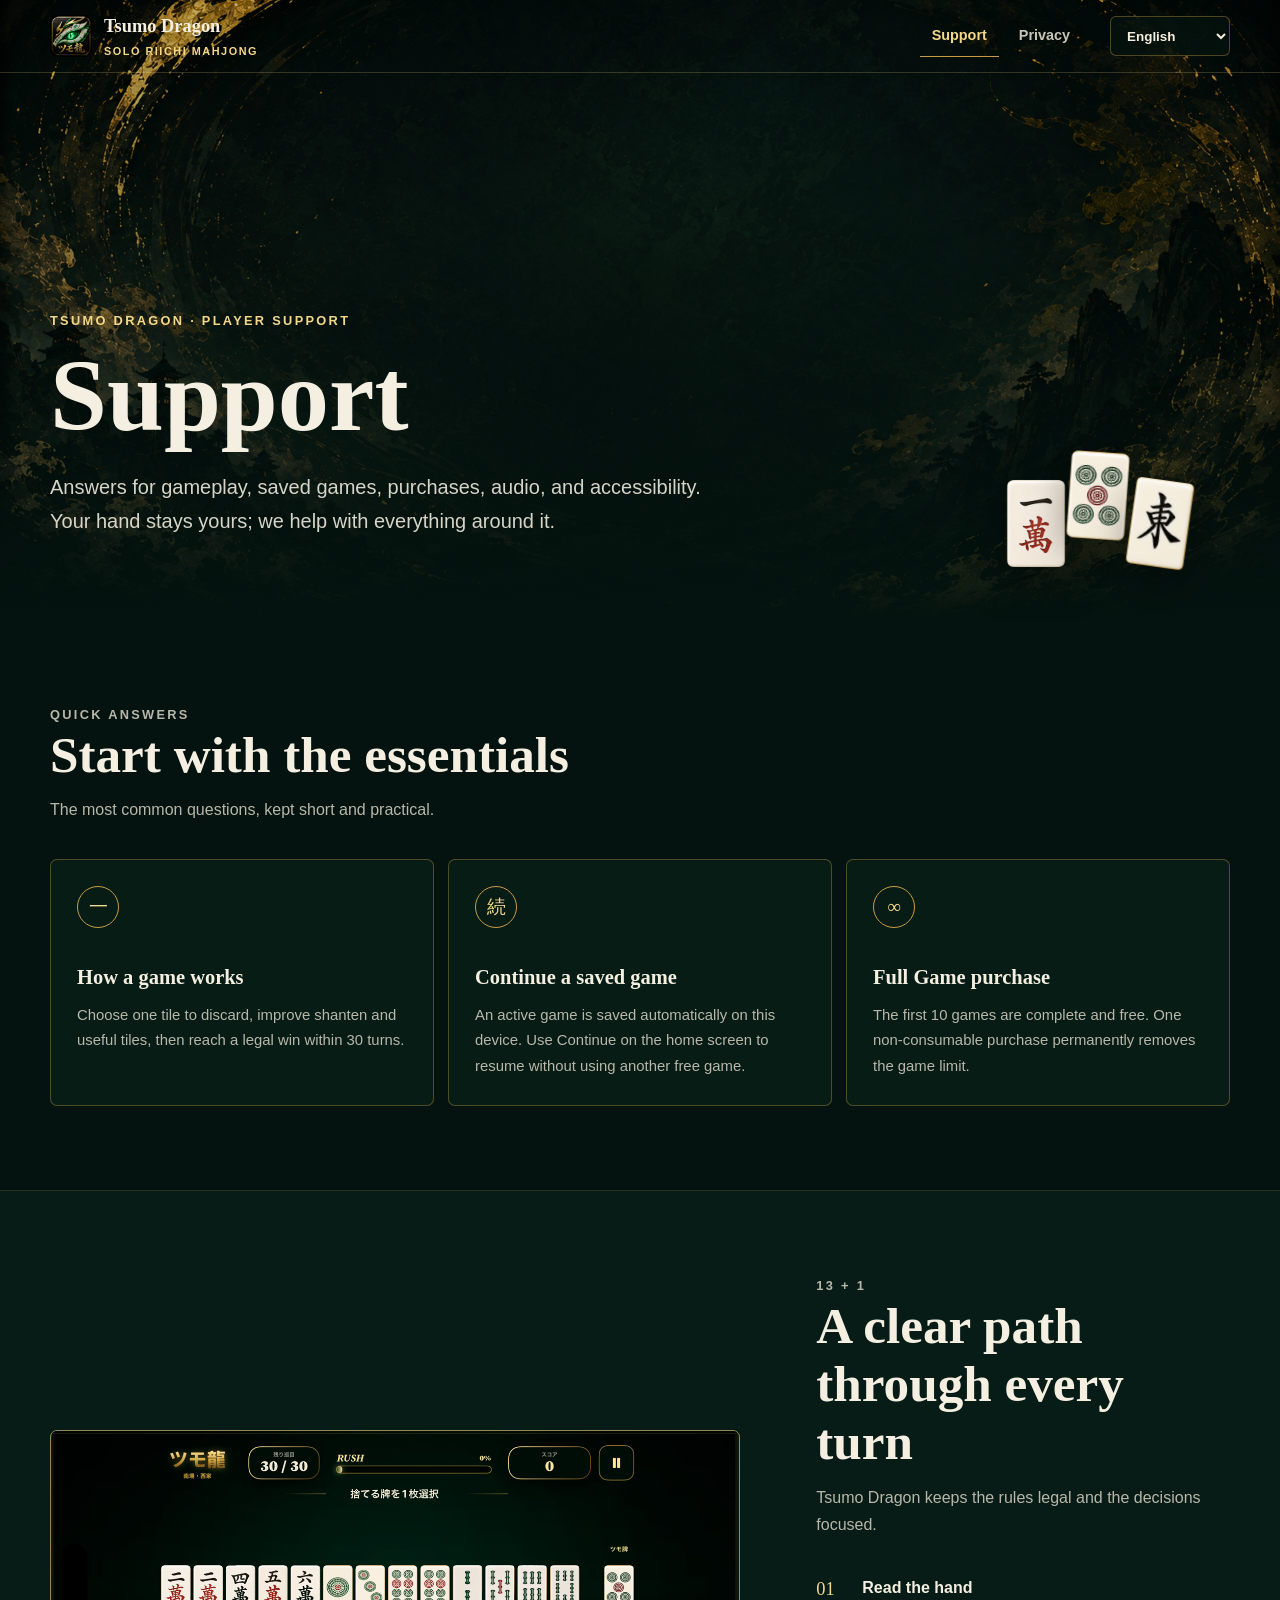
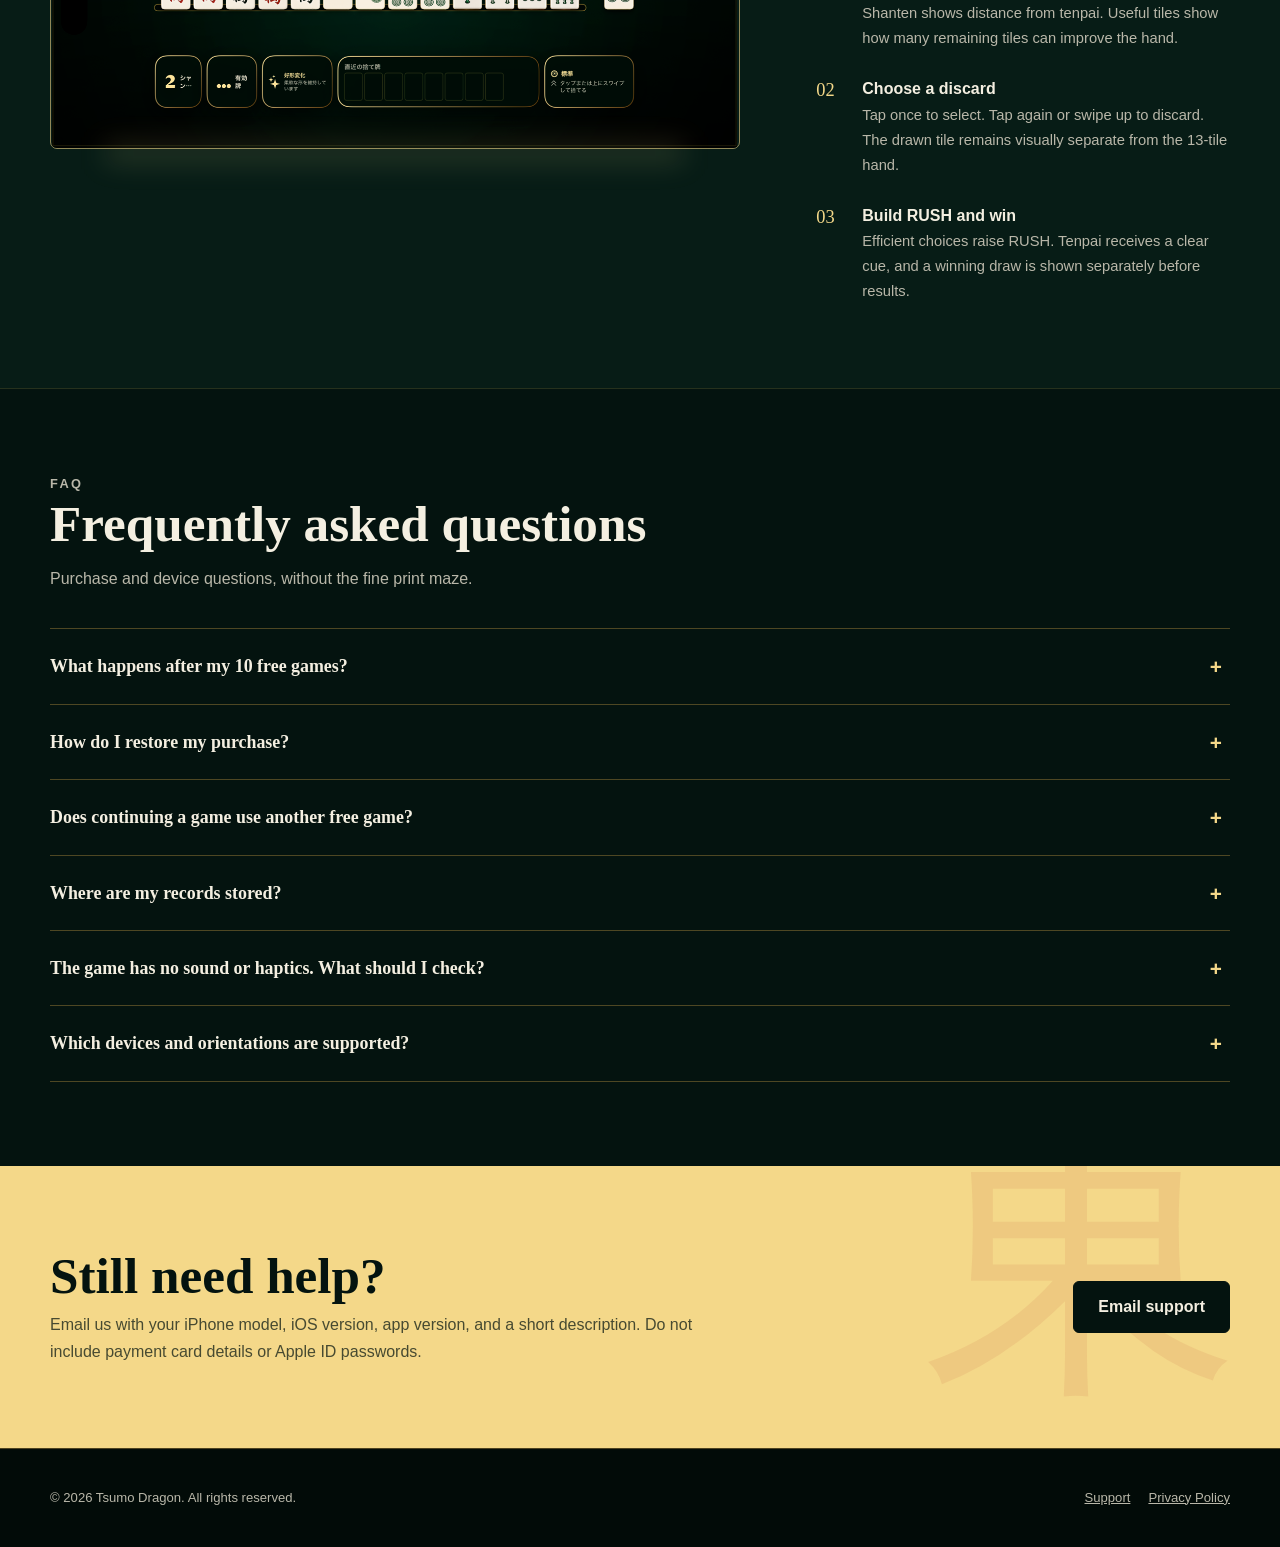
<file: index.html>
<!doctype html>
<html lang="en">
<head>
  <meta charset="utf-8">
  <meta name="viewport" content="width=device-width, initial-scale=1">
  <meta http-equiv="refresh" content="0; url=support.html">
  <title>Tsumo Dragon Support</title>
  <link rel="canonical" href="support.html">
</head>
<body>
  <p><a href="support.html">Open Tsumo Dragon Support</a></p>
  <script>window.location.replace(`support.html${window.location.search}`);</script>
</body>
</html>
</file>
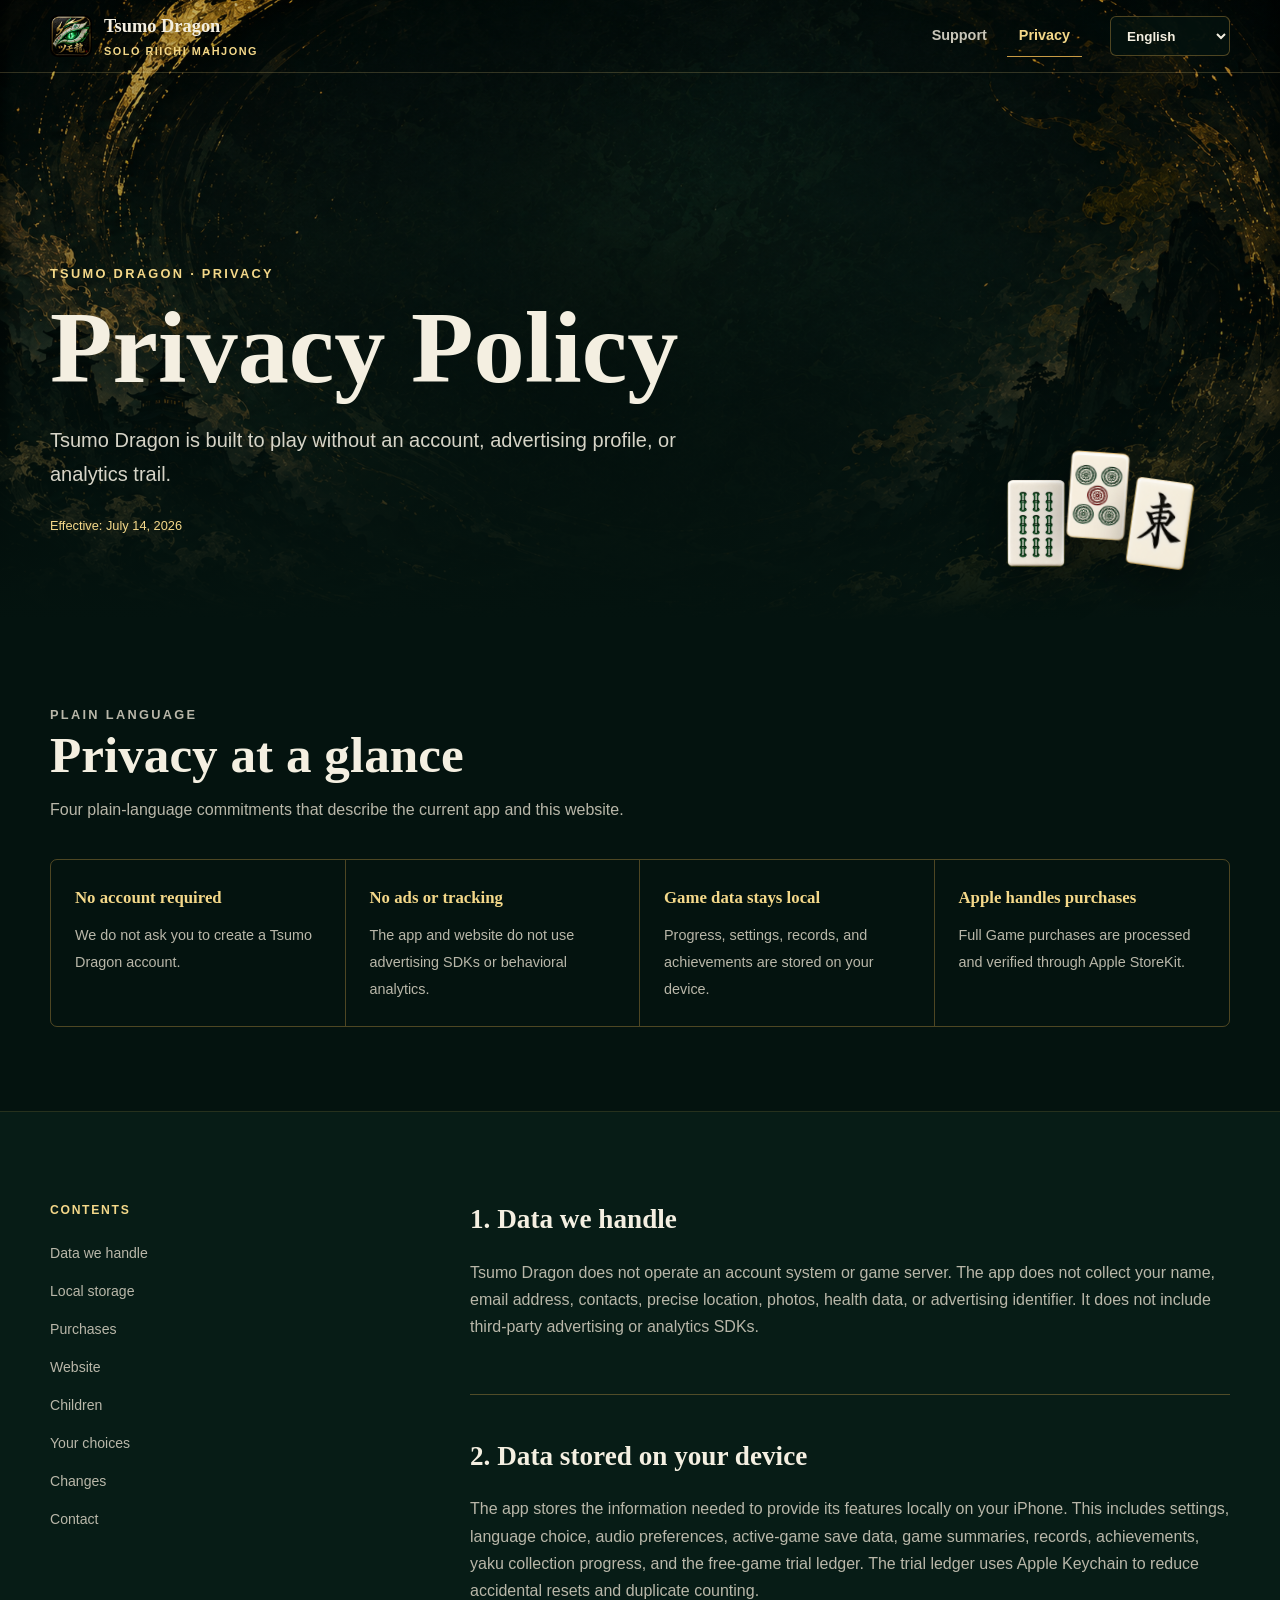
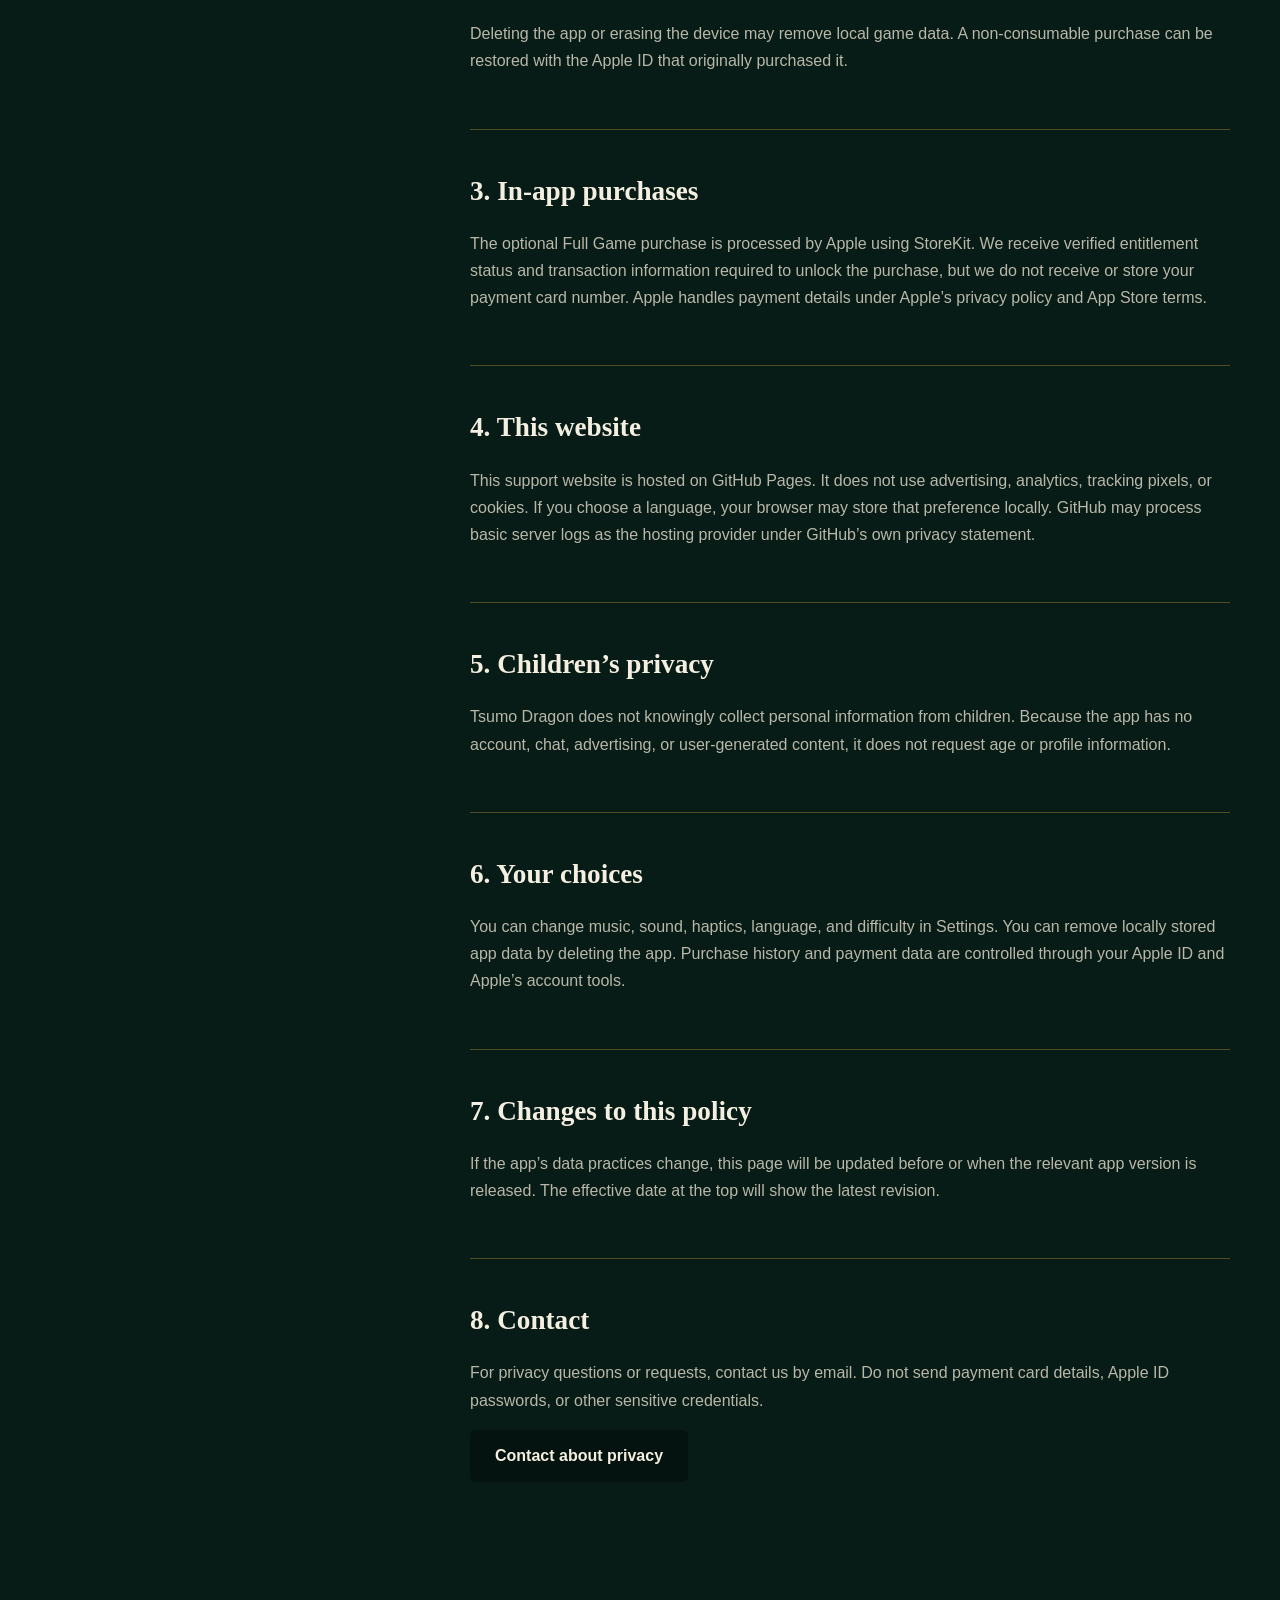
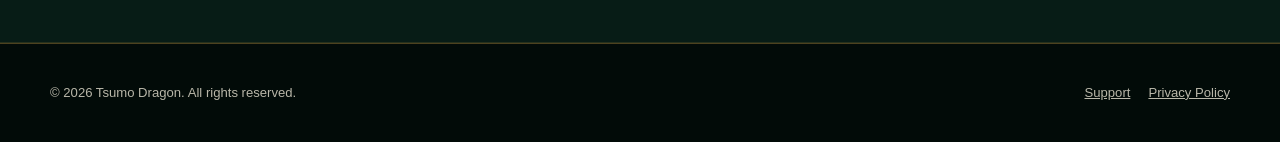
<file: privacy.html>
<!doctype html>
<html lang="en">
<head>
  <meta charset="utf-8">
  <meta name="viewport" content="width=device-width, initial-scale=1">
  <meta name="description" content="Privacy policy for Tsumo Dragon, including local game data and StoreKit purchases." data-i18n-content="privacy.meta">
  <meta name="theme-color" content="#04130f">
  <title>Privacy Policy · Tsumo Dragon</title>
  <link rel="icon" href="assets/images/app-icon.png">
  <link rel="stylesheet" href="assets/styles.css">
  <script src="assets/site.js" defer></script>
</head>
<body data-page="privacy">
  <a class="skip-link" href="#main" data-i18n="skip">Skip to content</a>

  <header class="site-header">
    <nav class="nav-inner" aria-label="Primary navigation">
      <a class="brand" href="support.html" data-language-link>
        <img src="assets/images/app-icon.png" alt="" width="42" height="42">
        <span>
          <span class="brand-name" data-i18n="site.name">Tsumo Dragon</span>
          <span class="brand-subtitle" data-i18n="site.subtitle">Solo Riichi Mahjong</span>
        </span>
      </a>
      <div class="nav-links">
        <a class="nav-link" href="support.html" data-language-link data-i18n="nav.support">Support</a>
        <a class="nav-link" href="privacy.html" aria-current="page" data-language-link data-i18n="nav.privacy">Privacy</a>
      </div>
      <div class="language-wrap">
        <select id="language-select" class="language-select" aria-label="Language">
          <option value="en">English</option>
          <option value="ja">日本語</option>
          <option value="zh-Hans">简体中文</option>
          <option value="zh-Hant">繁體中文</option>
        </select>
      </div>
    </nav>
  </header>

  <main id="main">
    <section class="hero">
      <div class="hero-inner">
        <p class="kicker" data-i18n="privacy.kicker">Tsumo Dragon · Privacy</p>
        <h1 data-i18n="privacy.title">Privacy Policy</h1>
        <p class="hero-lede" data-i18n="privacy.lede">Tsumo Dragon is built to play without an account, advertising profile, or analytics trail.</p>
        <span class="updated" data-i18n="privacy.updated">Effective: July 14, 2026</span>
        <div class="hero-mark" aria-hidden="true">
          <img src="assets/images/tile-s9.png" alt="">
          <img src="assets/images/tile-p5.png" alt="">
          <img src="assets/images/tile-z1.png" alt="">
        </div>
      </div>
    </section>

    <section class="content-band">
      <div class="container">
        <div class="section-heading">
          <p class="kicker">PLAIN LANGUAGE</p>
          <h2 data-i18n="privacy.summary.title">Privacy at a glance</h2>
          <p data-i18n="privacy.summary.body">Four plain-language commitments that describe the current app and this website.</p>
        </div>
        <div class="privacy-summary">
          <div class="privacy-point">
            <strong data-i18n="privacy.point.1.title">No account required</strong>
            <span data-i18n="privacy.point.1.body">We do not ask you to create a Tsumo Dragon account.</span>
          </div>
          <div class="privacy-point">
            <strong data-i18n="privacy.point.2.title">No ads or tracking</strong>
            <span data-i18n="privacy.point.2.body">The app and website do not use advertising SDKs or behavioral analytics.</span>
          </div>
          <div class="privacy-point">
            <strong data-i18n="privacy.point.3.title">Game data stays local</strong>
            <span data-i18n="privacy.point.3.body">Progress, settings, records, and achievements are stored on your device.</span>
          </div>
          <div class="privacy-point">
            <strong data-i18n="privacy.point.4.title">Apple handles purchases</strong>
            <span data-i18n="privacy.point.4.body">Full Game purchases are processed and verified through Apple StoreKit.</span>
          </div>
        </div>
      </div>
    </section>

    <section class="content-band alt">
      <div class="container policy-layout">
        <aside class="policy-nav" aria-label="Policy contents">
          <p data-i18n="privacy.contents">Contents</p>
          <a href="#data" data-i18n="privacy.nav.1">Data we handle</a>
          <a href="#local" data-i18n="privacy.nav.2">Local storage</a>
          <a href="#purchases" data-i18n="privacy.nav.3">Purchases</a>
          <a href="#website" data-i18n="privacy.nav.4">Website</a>
          <a href="#children" data-i18n="privacy.nav.5">Children</a>
          <a href="#choices" data-i18n="privacy.nav.6">Your choices</a>
          <a href="#changes" data-i18n="privacy.nav.7">Changes</a>
          <a href="#contact" data-i18n="privacy.nav.8">Contact</a>
        </aside>
        <article>
          <section id="data" class="policy-section">
            <h2 data-i18n="privacy.section.1.title">1. Data we handle</h2>
            <p data-i18n="privacy.section.1.body">Tsumo Dragon does not operate an account system or game server. The app does not collect your name, email address, contacts, precise location, photos, health data, or advertising identifier. It does not include third-party advertising or analytics SDKs.</p>
          </section>
          <section id="local" class="policy-section">
            <h2 data-i18n="privacy.section.2.title">2. Data stored on your device</h2>
            <p data-i18n="privacy.section.2.body">The app stores the information needed to provide its features locally on your iPhone. This includes settings, language choice, audio preferences, active-game save data, game summaries, records, achievements, yaku collection progress, and the free-game trial ledger. The trial ledger uses Apple Keychain to reduce accidental resets and duplicate counting.</p>
            <p data-i18n="privacy.section.2.note">Deleting the app or erasing the device may remove local game data. A non-consumable purchase can be restored with the Apple ID that originally purchased it.</p>
          </section>
          <section id="purchases" class="policy-section">
            <h2 data-i18n="privacy.section.3.title">3. In-app purchases</h2>
            <p data-i18n="privacy.section.3.body">The optional Full Game purchase is processed by Apple using StoreKit. We receive verified entitlement status and transaction information required to unlock the purchase, but we do not receive or store your payment card number. Apple handles payment details under Apple’s privacy policy and App Store terms.</p>
          </section>
          <section id="website" class="policy-section">
            <h2 data-i18n="privacy.section.4.title">4. This website</h2>
            <p data-i18n="privacy.section.4.body">This support website is hosted on GitHub Pages. It does not use advertising, analytics, tracking pixels, or cookies. If you choose a language, your browser may store that preference locally. GitHub may process basic server logs as the hosting provider under GitHub’s own privacy statement.</p>
          </section>
          <section id="children" class="policy-section">
            <h2 data-i18n="privacy.section.5.title">5. Children’s privacy</h2>
            <p data-i18n="privacy.section.5.body">Tsumo Dragon does not knowingly collect personal information from children. Because the app has no account, chat, advertising, or user-generated content, it does not request age or profile information.</p>
          </section>
          <section id="choices" class="policy-section">
            <h2 data-i18n="privacy.section.6.title">6. Your choices</h2>
            <p data-i18n="privacy.section.6.body">You can change music, sound, haptics, language, and difficulty in Settings. You can remove locally stored app data by deleting the app. Purchase history and payment data are controlled through your Apple ID and Apple’s account tools.</p>
          </section>
          <section id="changes" class="policy-section">
            <h2 data-i18n="privacy.section.7.title">7. Changes to this policy</h2>
            <p data-i18n="privacy.section.7.body">If the app’s data practices change, this page will be updated before or when the relevant app version is released. The effective date at the top will show the latest revision.</p>
          </section>
          <section id="contact" class="policy-section">
            <h2 data-i18n="privacy.section.8.title">8. Contact</h2>
            <p data-i18n="privacy.section.8.body">For privacy questions or requests, contact us by email. Do not send payment card details, Apple ID passwords, or other sensitive credentials.</p>
            <a class="primary-button" href="mailto:wlh96110@gmail.com?subject=Tsumo%20Dragon%20Privacy" data-i18n="privacy.contact.button">Contact about privacy</a>
          </section>
        </article>
      </div>
    </section>
  </main>

  <footer class="site-footer">
    <div class="container footer-inner">
      <span data-i18n="footer.rights">© 2026 Tsumo Dragon. All rights reserved.</span>
      <div class="footer-links">
        <a href="support.html" data-language-link data-i18n="footer.support">Support</a>
        <a href="privacy.html" data-language-link data-i18n="footer.privacy">Privacy Policy</a>
      </div>
    </div>
  </footer>
</body>
</html>
</file>
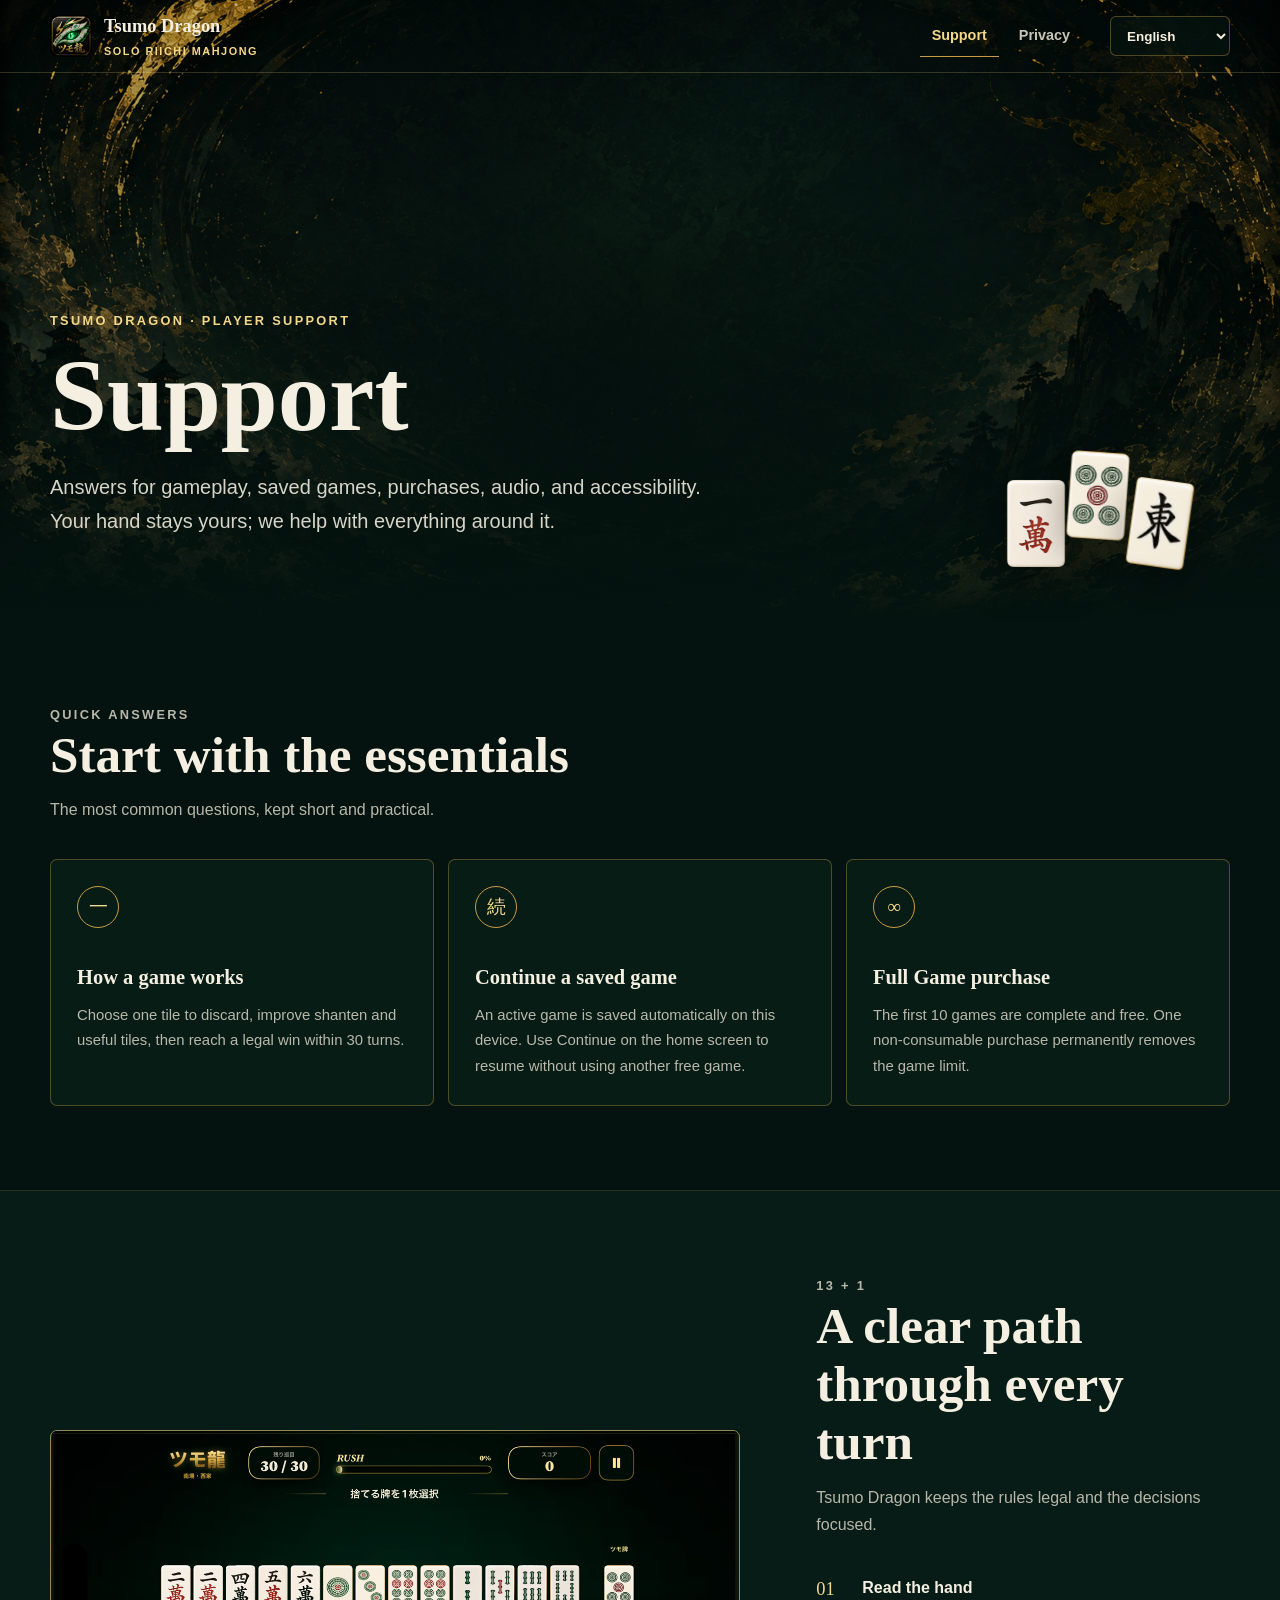
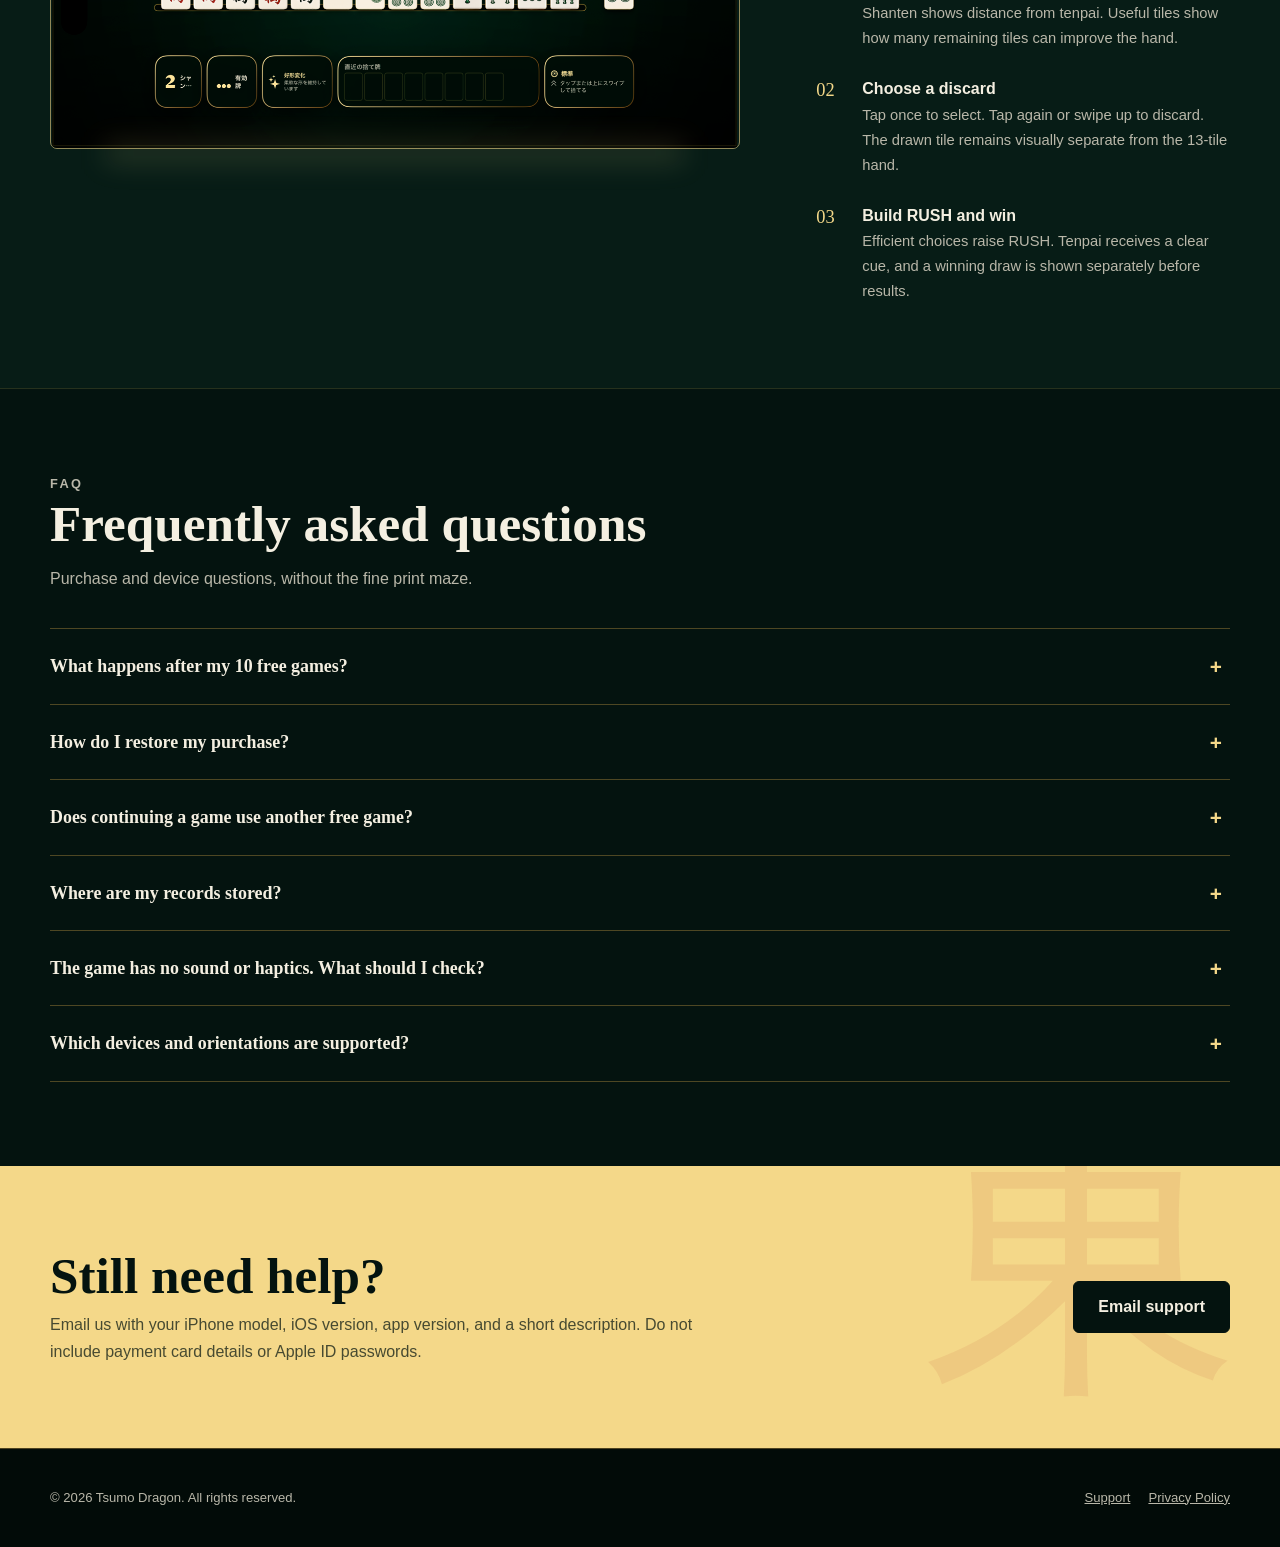
<file: support.html>
<!doctype html>
<html lang="en">
<head>
  <meta charset="utf-8">
  <meta name="viewport" content="width=device-width, initial-scale=1">
  <meta name="description" content="Official support for Tsumo Dragon, the solo riichi mahjong game for iPhone." data-i18n-content="support.meta">
  <meta name="theme-color" content="#04130f">
  <title>Support · Tsumo Dragon</title>
  <link rel="icon" href="assets/images/app-icon.png">
  <link rel="stylesheet" href="assets/styles.css">
  <script src="assets/site.js" defer></script>
</head>
<body data-page="support">
  <a class="skip-link" href="#main" data-i18n="skip">Skip to content</a>

  <header class="site-header">
    <nav class="nav-inner" aria-label="Primary navigation">
      <a class="brand" href="support.html" data-language-link>
        <img src="assets/images/app-icon.png" alt="" width="42" height="42">
        <span>
          <span class="brand-name" data-i18n="site.name">Tsumo Dragon</span>
          <span class="brand-subtitle" data-i18n="site.subtitle">Solo Riichi Mahjong</span>
        </span>
      </a>
      <div class="nav-links">
        <a class="nav-link" href="support.html" aria-current="page" data-language-link data-i18n="nav.support">Support</a>
        <a class="nav-link" href="privacy.html" data-language-link data-i18n="nav.privacy">Privacy</a>
      </div>
      <div class="language-wrap">
        <select id="language-select" class="language-select" aria-label="Language">
          <option value="en">English</option>
          <option value="ja">日本語</option>
          <option value="zh-Hans">简体中文</option>
          <option value="zh-Hant">繁體中文</option>
        </select>
      </div>
    </nav>
  </header>

  <main id="main">
    <section class="hero">
      <div class="hero-inner">
        <p class="kicker" data-i18n="support.kicker">Tsumo Dragon · Player Support</p>
        <h1 data-i18n="support.title">Support</h1>
        <p class="hero-lede" data-i18n="support.lede">Answers for gameplay, saved games, purchases, audio, and accessibility. Your hand stays yours; we help with everything around it.</p>
        <div class="hero-mark" aria-hidden="true">
          <img src="assets/images/tile-m1.png" alt="">
          <img src="assets/images/tile-p5.png" alt="">
          <img src="assets/images/tile-z1.png" alt="">
        </div>
      </div>
    </section>

    <section class="content-band">
      <div class="container">
        <div class="section-heading">
          <p class="kicker">QUICK ANSWERS</p>
          <h2 data-i18n="support.quick.title">Start with the essentials</h2>
          <p data-i18n="support.quick.body">The most common questions, kept short and practical.</p>
        </div>
        <div class="support-grid">
          <article class="support-card">
            <div class="glyph" aria-hidden="true">一</div>
            <h3 data-i18n="support.card.play.title">How a game works</h3>
            <p data-i18n="support.card.play.body">Choose one tile to discard, improve shanten and useful tiles, then reach a legal win within 30 turns.</p>
          </article>
          <article class="support-card">
            <div class="glyph" aria-hidden="true">続</div>
            <h3 data-i18n="support.card.save.title">Continue a saved game</h3>
            <p data-i18n="support.card.save.body">An active game is saved automatically on this device. Use Continue on the home screen to resume without using another free game.</p>
          </article>
          <article class="support-card">
            <div class="glyph" aria-hidden="true">∞</div>
            <h3 data-i18n="support.card.purchase.title">Full Game purchase</h3>
            <p data-i18n="support.card.purchase.body">The first 10 games are complete and free. One non-consumable purchase permanently removes the game limit.</p>
          </article>
        </div>
      </div>
    </section>

    <section class="content-band alt">
      <div class="container gameplay-split">
        <div class="gameplay-visual">
          <img src="assets/images/gameplay.png" alt="Tsumo Dragon gameplay showing a 13 tile hand and separate drawn tile" width="2688" height="1242" decoding="async">
        </div>
        <div>
          <div class="section-heading">
            <p class="kicker">13 + 1</p>
            <h2 data-i18n="support.guide.title">A clear path through every turn</h2>
            <p data-i18n="support.guide.body">Tsumo Dragon keeps the rules legal and the decisions focused.</p>
          </div>
          <div class="steps">
            <div class="step">
              <div class="step-index">01</div>
              <div>
                <h3 data-i18n="support.step.1.title">Read the hand</h3>
                <p data-i18n="support.step.1.body">Shanten shows distance from tenpai. Useful tiles show how many remaining tiles can improve the hand.</p>
              </div>
            </div>
            <div class="step">
              <div class="step-index">02</div>
              <div>
                <h3 data-i18n="support.step.2.title">Choose a discard</h3>
                <p data-i18n="support.step.2.body">Tap once to select. Tap again or swipe up to discard. The drawn tile remains visually separate from the 13-tile hand.</p>
              </div>
            </div>
            <div class="step">
              <div class="step-index">03</div>
              <div>
                <h3 data-i18n="support.step.3.title">Build RUSH and win</h3>
                <p data-i18n="support.step.3.body">Efficient choices raise RUSH. Tenpai receives a clear cue, and a winning draw is shown separately before results.</p>
              </div>
            </div>
          </div>
        </div>
      </div>
    </section>

    <section class="content-band">
      <div class="container">
        <div class="section-heading">
          <p class="kicker">FAQ</p>
          <h2 data-i18n="support.faq.title">Frequently asked questions</h2>
          <p data-i18n="support.faq.body">Purchase and device questions, without the fine print maze.</p>
        </div>
        <div class="faq-list">
          <details>
            <summary data-i18n="support.faq.1.q">What happens after my 10 free games?</summary>
            <div class="answer" data-i18n="support.faq.1.a">You can still open settings, records, the yaku collection, and achievements. Starting game 11 opens the Full Game purchase screen. Game 10 is never interrupted and its result remains available.</div>
          </details>
          <details>
            <summary data-i18n="support.faq.2.q">How do I restore my purchase?</summary>
            <div class="answer" data-i18n="support.faq.2.a">Open Settings or the Full Game screen and choose Restore Purchases. Use the same Apple ID that made the purchase. Purchases are verified by Apple through StoreKit.</div>
          </details>
          <details>
            <summary data-i18n="support.faq.3.q">Does continuing a game use another free game?</summary>
            <div class="answer" data-i18n="support.faq.3.a">No. A free game is counted only after a new legal game is created and saved. Returning to the same active game does not count it again.</div>
          </details>
          <details>
            <summary data-i18n="support.faq.4.q">Where are my records stored?</summary>
            <div class="answer" data-i18n="support.faq.4.a">Game progress, settings, records, achievements, and yaku history are stored locally on your device. Tsumo Dragon does not require an account.</div>
          </details>
          <details>
            <summary data-i18n="support.faq.5.q">The game has no sound or haptics. What should I check?</summary>
            <div class="answer" data-i18n="support.faq.5.a">Open Settings and confirm Music, Sound Effects, and Haptics are enabled. Also check your iPhone volume, Silent Mode, and any connected audio device.</div>
          </details>
          <details>
            <summary data-i18n="support.faq.6.q">Which devices and orientations are supported?</summary>
            <div class="answer" data-i18n="support.faq.6.a">Tsumo Dragon is designed for iPhone and optimized for landscape play. Keep iOS updated for the best StoreKit, audio, and accessibility behavior.</div>
          </details>
        </div>
      </div>
    </section>

    <section class="contact-band">
      <div class="container contact-inner">
        <div>
          <h2 data-i18n="support.contact.title">Still need help?</h2>
          <p data-i18n="support.contact.body">Email us with your iPhone model, iOS version, app version, and a short description. Do not include payment card details or Apple ID passwords.</p>
        </div>
        <a class="primary-button" href="mailto:wlh96110@gmail.com?subject=Tsumo%20Dragon%20Support" data-i18n="support.contact.button">Email support</a>
      </div>
    </section>
  </main>

  <footer class="site-footer">
    <div class="container footer-inner">
      <span data-i18n="footer.rights">© 2026 Tsumo Dragon. All rights reserved.</span>
      <div class="footer-links">
        <a href="support.html" data-language-link data-i18n="footer.support">Support</a>
        <a href="privacy.html" data-language-link data-i18n="footer.privacy">Privacy Policy</a>
      </div>
    </div>
  </footer>
</body>
</html>
</file>
<file: assets/styles.css>
:root {
  color-scheme: dark;
  --ink: #04130f;
  --ink-soft: #082019;
  --jade: #0d3b2d;
  --jade-light: #1f654f;
  --gold: #c89b45;
  --gold-light: #f4d889;
  --ivory: #f4efe1;
  --muted: #b9b7a9;
  --vermillion: #b84335;
  --line: rgba(200, 155, 69, 0.38);
  --max: 1180px;
  --serif: "Iowan Old Style", "Yu Mincho", "Hiragino Mincho ProN", "Noto Serif CJK JP", Georgia, serif;
  --sans: -apple-system, BlinkMacSystemFont, "Segoe UI", "Hiragino Sans", "Noto Sans CJK JP", sans-serif;
}

* {
  box-sizing: border-box;
}

html {
  scroll-behavior: smooth;
}

body {
  margin: 0;
  background: var(--ink);
  color: var(--ivory);
  font-family: var(--sans);
  line-height: 1.7;
}

a {
  color: inherit;
}

img {
  display: block;
  max-width: 100%;
}

.skip-link {
  position: fixed;
  top: 8px;
  left: 8px;
  z-index: 100;
  padding: 10px 14px;
  background: var(--gold-light);
  color: var(--ink);
  transform: translateY(-140%);
}

.skip-link:focus {
  transform: translateY(0);
}

.site-header {
  position: absolute;
  inset: 0 0 auto;
  z-index: 10;
  border-bottom: 1px solid rgba(244, 216, 137, 0.2);
}

.nav-inner {
  width: min(calc(100% - 36px), var(--max));
  min-height: 72px;
  margin: auto;
  display: flex;
  align-items: center;
  gap: 28px;
}

.brand {
  display: inline-flex;
  align-items: center;
  gap: 12px;
  text-decoration: none;
  white-space: nowrap;
}

.brand img {
  width: 42px;
  height: 42px;
  border-radius: 8px;
}

.brand-name {
  font-family: var(--serif);
  font-size: 1.15rem;
  font-weight: 700;
}

.brand-subtitle {
  display: block;
  color: var(--gold-light);
  font-size: 0.68rem;
  font-weight: 700;
  letter-spacing: 0.14em;
  text-transform: uppercase;
}

.nav-links {
  display: flex;
  align-items: center;
  gap: 8px;
  margin-left: auto;
}

.nav-link {
  padding: 8px 12px;
  color: rgba(244, 239, 225, 0.82);
  font-size: 0.9rem;
  font-weight: 650;
  text-decoration: none;
  border-bottom: 1px solid transparent;
}

.nav-link:hover,
.nav-link[aria-current="page"] {
  color: var(--gold-light);
  border-bottom-color: var(--gold);
}

.language-wrap {
  position: relative;
}

.language-select {
  min-height: 40px;
  padding: 0 34px 0 12px;
  border: 1px solid var(--line);
  border-radius: 6px;
  background: rgba(4, 19, 15, 0.76);
  color: var(--ivory);
  font: 650 0.84rem var(--sans);
  cursor: pointer;
}

.hero {
  position: relative;
  min-height: 620px;
  display: grid;
  align-items: end;
  overflow: hidden;
  background: #061914 url("images/home-bg.png") center / cover no-repeat;
}

.hero::before {
  content: "";
  position: absolute;
  inset: 0;
  background: linear-gradient(180deg, rgba(2, 13, 10, 0.22), rgba(2, 13, 10, 0.44) 48%, var(--ink) 100%);
}

.hero-inner {
  position: relative;
  width: min(calc(100% - 36px), var(--max));
  margin: 0 auto;
  padding: 150px 0 82px;
}

.kicker {
  margin: 0 0 14px;
  color: var(--gold-light);
  font-size: 0.8rem;
  font-weight: 750;
  letter-spacing: 0.18em;
  text-transform: uppercase;
}

.hero h1 {
  max-width: 860px;
  margin: 0;
  font-family: var(--serif);
  font-size: clamp(3rem, 8vw, 6.8rem);
  font-weight: 700;
  line-height: 0.98;
  letter-spacing: 0;
  text-wrap: balance;
}

.hero-lede {
  max-width: 690px;
  margin: 24px 0 0;
  color: rgba(244, 239, 225, 0.88);
  font-size: clamp(1rem, 2vw, 1.25rem);
}

.hero-mark {
  position: absolute;
  right: 4%;
  bottom: 50px;
  width: 170px;
  display: flex;
  align-items: end;
  justify-content: center;
  gap: 0;
  pointer-events: none;
}

.hero-mark img {
  width: 62px;
  filter: drop-shadow(0 14px 22px rgba(0, 0, 0, 0.42));
}

.hero-mark img:nth-child(2) {
  transform: translateY(-28px) rotate(4deg);
}

.hero-mark img:nth-child(3) {
  transform: rotate(8deg);
}

.content-band {
  padding: 84px 0;
}

.content-band.alt {
  background: #071c16;
  border-block: 1px solid rgba(200, 155, 69, 0.16);
}

.container {
  width: min(calc(100% - 36px), var(--max));
  margin: auto;
}

.section-heading {
  max-width: 720px;
  margin-bottom: 36px;
}

.section-heading h2 {
  margin: 0 0 12px;
  font-family: var(--serif);
  font-size: clamp(2rem, 4vw, 3.4rem);
  line-height: 1.14;
  letter-spacing: 0;
}

.section-heading p {
  margin: 0;
  color: var(--muted);
}

.support-grid {
  display: grid;
  grid-template-columns: repeat(3, minmax(0, 1fr));
  gap: 14px;
}

.support-card {
  min-height: 210px;
  padding: 26px;
  border: 1px solid var(--line);
  border-radius: 7px;
  background: rgba(13, 59, 45, 0.24);
}

.support-card .glyph {
  width: 42px;
  height: 42px;
  display: grid;
  place-items: center;
  margin-bottom: 32px;
  border: 1px solid var(--gold);
  border-radius: 50%;
  color: var(--gold-light);
  font-family: var(--serif);
  font-size: 1.2rem;
}

.support-card h3 {
  margin: 0 0 8px;
  font-family: var(--serif);
  font-size: 1.28rem;
}

.support-card p {
  margin: 0;
  color: var(--muted);
  font-size: 0.93rem;
}

.gameplay-split {
  display: grid;
  grid-template-columns: minmax(0, 1.25fr) minmax(320px, 0.75fr);
  align-items: center;
  gap: clamp(34px, 6vw, 80px);
}

.gameplay-visual {
  position: relative;
}

.gameplay-visual::after {
  content: "";
  position: absolute;
  inset: auto 8% -12px;
  height: 16px;
  background: rgba(244, 216, 137, 0.17);
  filter: blur(14px);
}

.gameplay-visual img {
  width: 100%;
  height: auto;
  aspect-ratio: 448 / 207;
  object-fit: contain;
  border: 1px solid rgba(244, 216, 137, 0.58);
  border-radius: 7px;
}

.steps {
  display: grid;
  gap: 24px;
}

.step {
  display: grid;
  grid-template-columns: 32px 1fr;
  gap: 14px;
}

.step-index {
  color: var(--gold-light);
  font-family: var(--serif);
  font-size: 1.15rem;
}

.step h3,
.step p {
  margin: 0;
}

.step h3 {
  font-size: 1rem;
}

.step p {
  color: var(--muted);
  font-size: 0.92rem;
}

.faq-list {
  border-top: 1px solid var(--line);
}

details {
  border-bottom: 1px solid var(--line);
}

summary {
  position: relative;
  padding: 22px 46px 22px 0;
  font-family: var(--serif);
  font-size: 1.12rem;
  font-weight: 700;
  cursor: pointer;
  list-style: none;
}

summary::-webkit-details-marker {
  display: none;
}

summary::after {
  content: "+";
  position: absolute;
  right: 8px;
  top: 20px;
  color: var(--gold-light);
  font-family: var(--sans);
  font-size: 1.3rem;
}

details[open] summary::after {
  content: "−";
}

.answer {
  max-width: 860px;
  padding: 0 0 24px;
  color: var(--muted);
}

.contact-band {
  position: relative;
  overflow: hidden;
  padding: 82px 0;
  background: var(--gold-light);
  color: var(--ink);
}

.contact-band::after {
  content: "東";
  position: absolute;
  right: 3vw;
  top: -76px;
  color: rgba(184, 67, 53, 0.1);
  font-family: var(--serif);
  font-size: 20rem;
  line-height: 1;
}

.contact-inner {
  position: relative;
  z-index: 1;
  display: flex;
  align-items: center;
  justify-content: space-between;
  gap: 34px;
}

.contact-inner h2 {
  margin: 0 0 8px;
  font-family: var(--serif);
  font-size: clamp(2rem, 4vw, 3.6rem);
  line-height: 1.08;
}

.contact-inner p {
  max-width: 650px;
  margin: 0;
  color: rgba(4, 19, 15, 0.72);
}

.primary-button {
  display: inline-flex;
  min-height: 52px;
  align-items: center;
  justify-content: center;
  padding: 0 24px;
  border: 1px solid var(--ink);
  border-radius: 6px;
  background: var(--ink);
  color: var(--ivory);
  font-weight: 750;
  text-decoration: none;
  white-space: nowrap;
}

.primary-button:hover {
  background: var(--jade);
}

.privacy-summary {
  display: grid;
  grid-template-columns: repeat(4, minmax(0, 1fr));
  border: 1px solid var(--line);
  border-radius: 7px;
}

.privacy-point {
  min-height: 150px;
  padding: 24px;
  border-right: 1px solid var(--line);
}

.privacy-point:last-child {
  border-right: 0;
}

.privacy-point strong {
  display: block;
  margin-bottom: 8px;
  color: var(--gold-light);
  font-family: var(--serif);
  font-size: 1.05rem;
}

.privacy-point span {
  color: var(--muted);
  font-size: 0.9rem;
}

.policy-layout {
  display: grid;
  grid-template-columns: 250px minmax(0, 760px);
  justify-content: space-between;
  gap: 64px;
}

.policy-nav {
  position: sticky;
  top: 24px;
  align-self: start;
  padding-top: 4px;
}

.policy-nav p {
  margin: 0 0 14px;
  color: var(--gold-light);
  font-size: 0.76rem;
  font-weight: 750;
  letter-spacing: 0.14em;
  text-transform: uppercase;
}

.policy-nav a {
  display: block;
  padding: 7px 0;
  color: var(--muted);
  font-size: 0.88rem;
  text-decoration: none;
}

.policy-nav a:hover {
  color: var(--ivory);
}

.policy-section {
  padding: 0 0 38px;
  margin: 0 0 38px;
  border-bottom: 1px solid var(--line);
  scroll-margin-top: 24px;
}

.policy-section:last-child {
  border-bottom: 0;
}

.policy-section h2 {
  margin: 0 0 14px;
  font-family: var(--serif);
  font-size: 1.7rem;
}

.policy-section p,
.policy-section li {
  color: var(--muted);
}

.policy-section ul {
  padding-left: 20px;
}

.updated {
  display: inline-block;
  margin-top: 24px;
  color: var(--gold-light);
  font-size: 0.8rem;
}

.site-footer {
  padding: 38px 0;
  border-top: 1px solid var(--line);
  background: #020b08;
}

.footer-inner {
  display: flex;
  align-items: center;
  gap: 24px;
  color: var(--muted);
  font-size: 0.82rem;
}

.footer-links {
  display: flex;
  gap: 18px;
  margin-left: auto;
}

.footer-links a:hover {
  color: var(--gold-light);
}

:focus-visible {
  outline: 3px solid var(--gold-light);
  outline-offset: 3px;
}

@media (max-width: 820px) {
  .nav-inner {
    min-height: 64px;
    gap: 10px;
  }

  .brand-subtitle,
  .nav-link {
    display: none;
  }

  .language-wrap {
    margin-left: auto;
  }

  .hero {
    min-height: 560px;
  }

  .hero-inner {
    padding-bottom: 118px;
  }

  .hero-mark {
    right: auto;
    left: 18px;
    bottom: 24px;
    transform: scale(0.75);
    transform-origin: left bottom;
  }

  .support-grid,
  .gameplay-split,
  .privacy-summary,
  .policy-layout {
    grid-template-columns: 1fr;
  }

  .privacy-point {
    min-height: auto;
    border-right: 0;
    border-bottom: 1px solid var(--line);
  }

  .privacy-point:last-child {
    border-bottom: 0;
  }

  .policy-nav {
    position: static;
    display: none;
  }

  .contact-inner,
  .footer-inner {
    align-items: flex-start;
    flex-direction: column;
  }

  .footer-links {
    margin-left: 0;
  }
}

@media (max-width: 520px) {
  .hero h1 {
    font-size: clamp(2.8rem, 16vw, 4.4rem);
  }

  .content-band {
    padding: 64px 0;
  }

  .support-grid {
    grid-template-columns: 1fr;
  }

  .brand-name {
    font-size: 1rem;
  }
}

@media (prefers-reduced-motion: reduce) {
  html {
    scroll-behavior: auto;
  }
}
</file>
